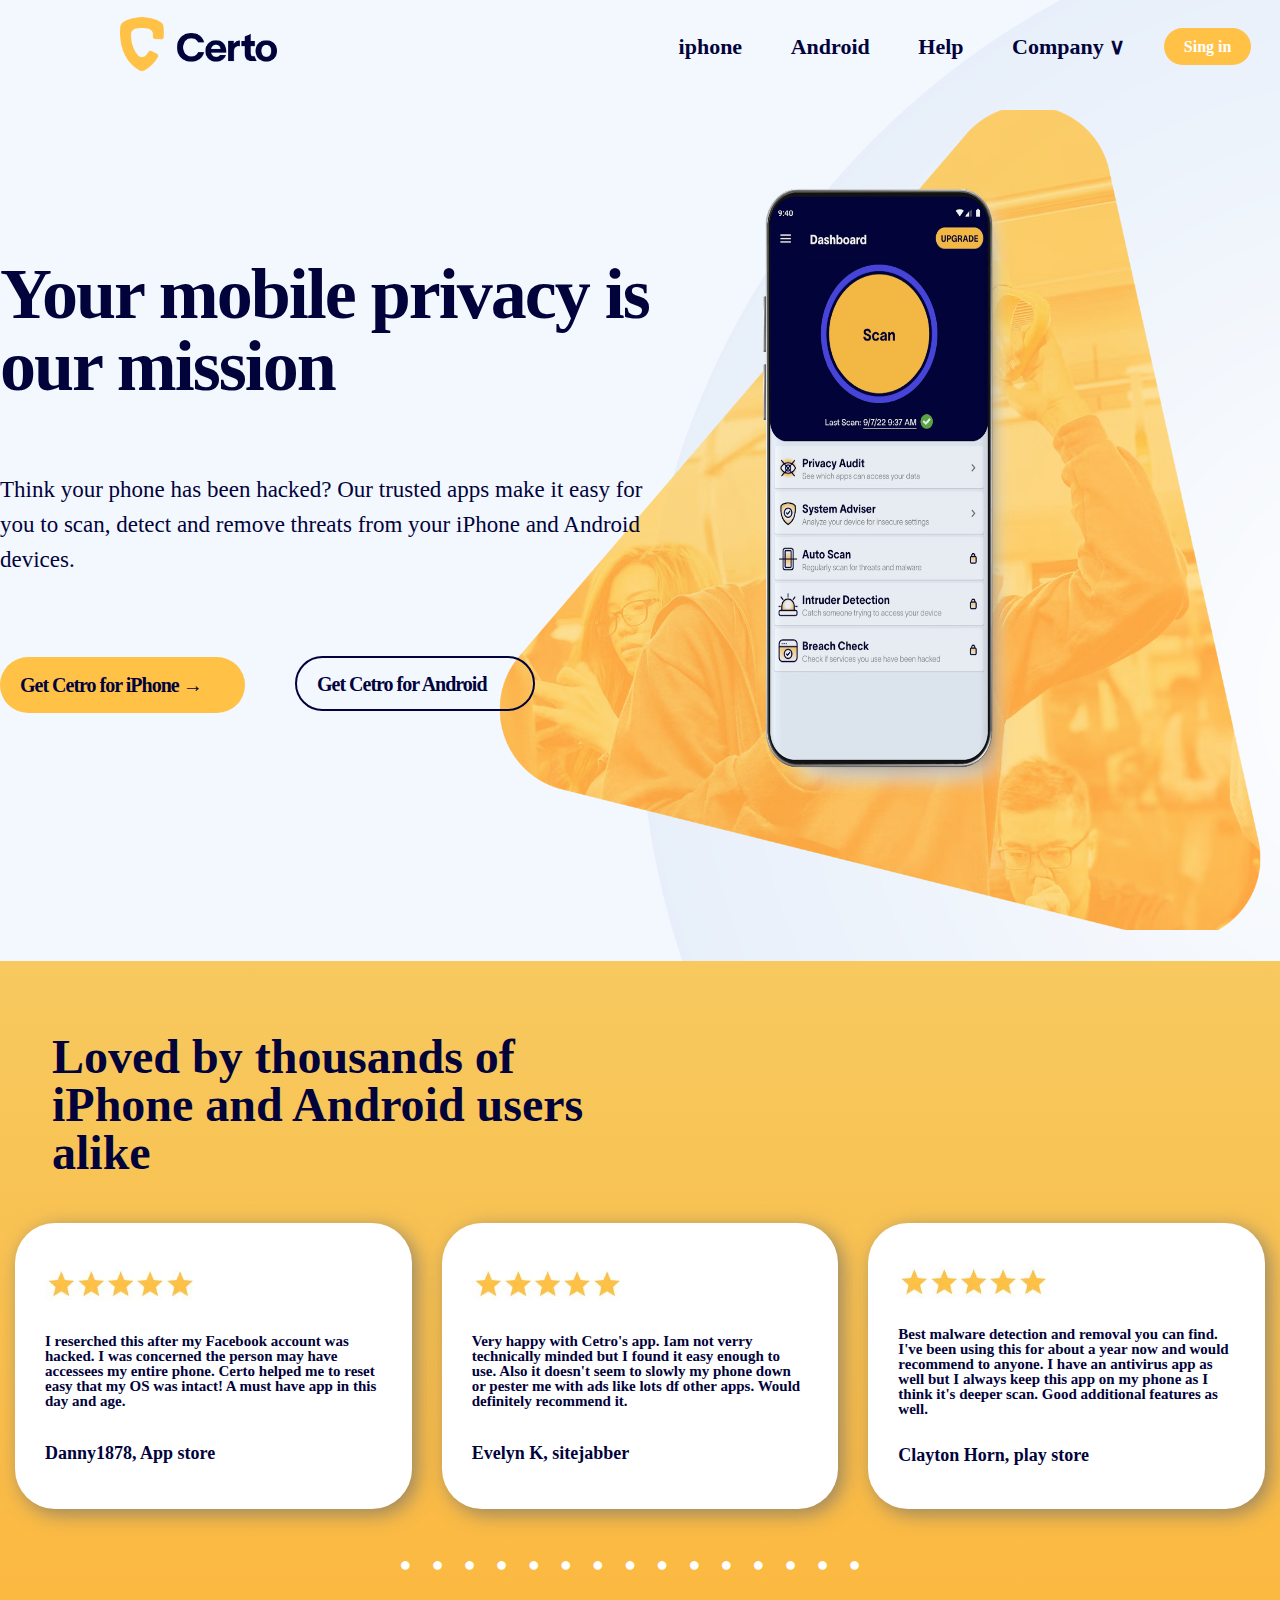
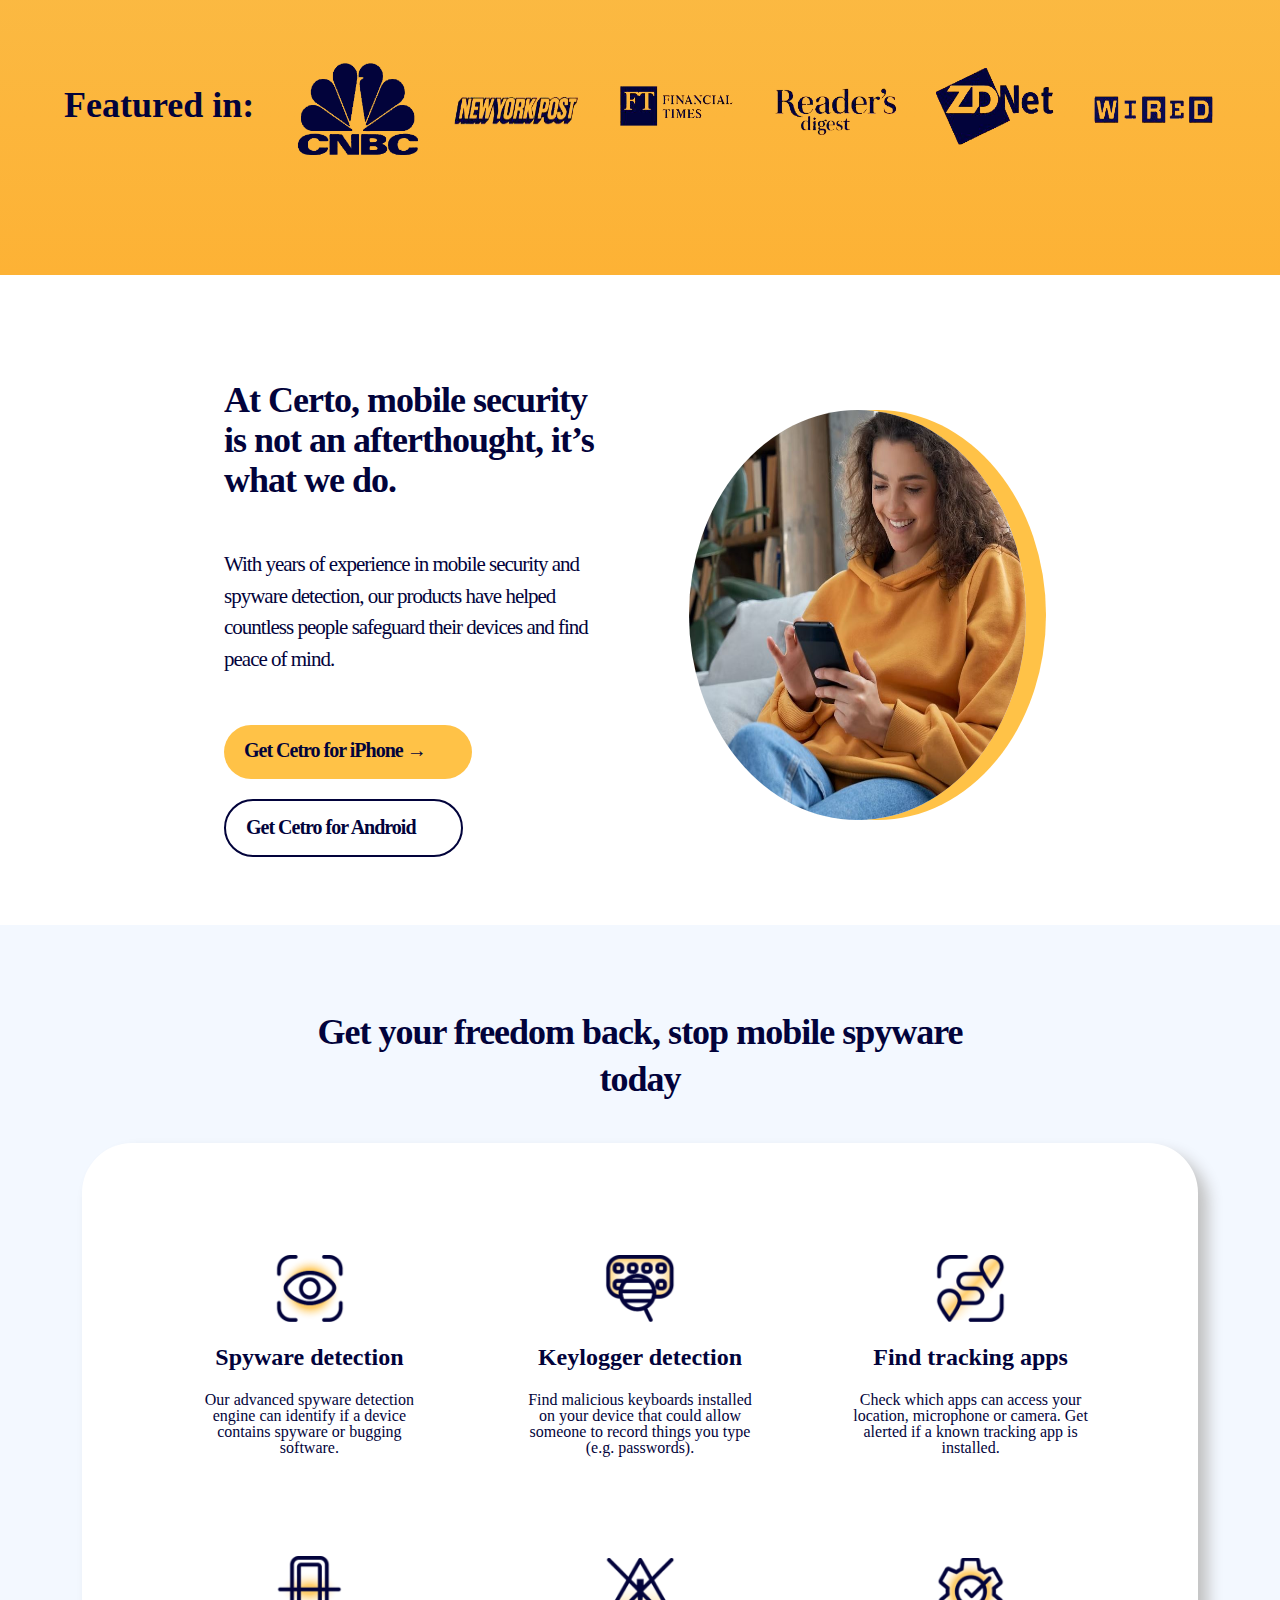
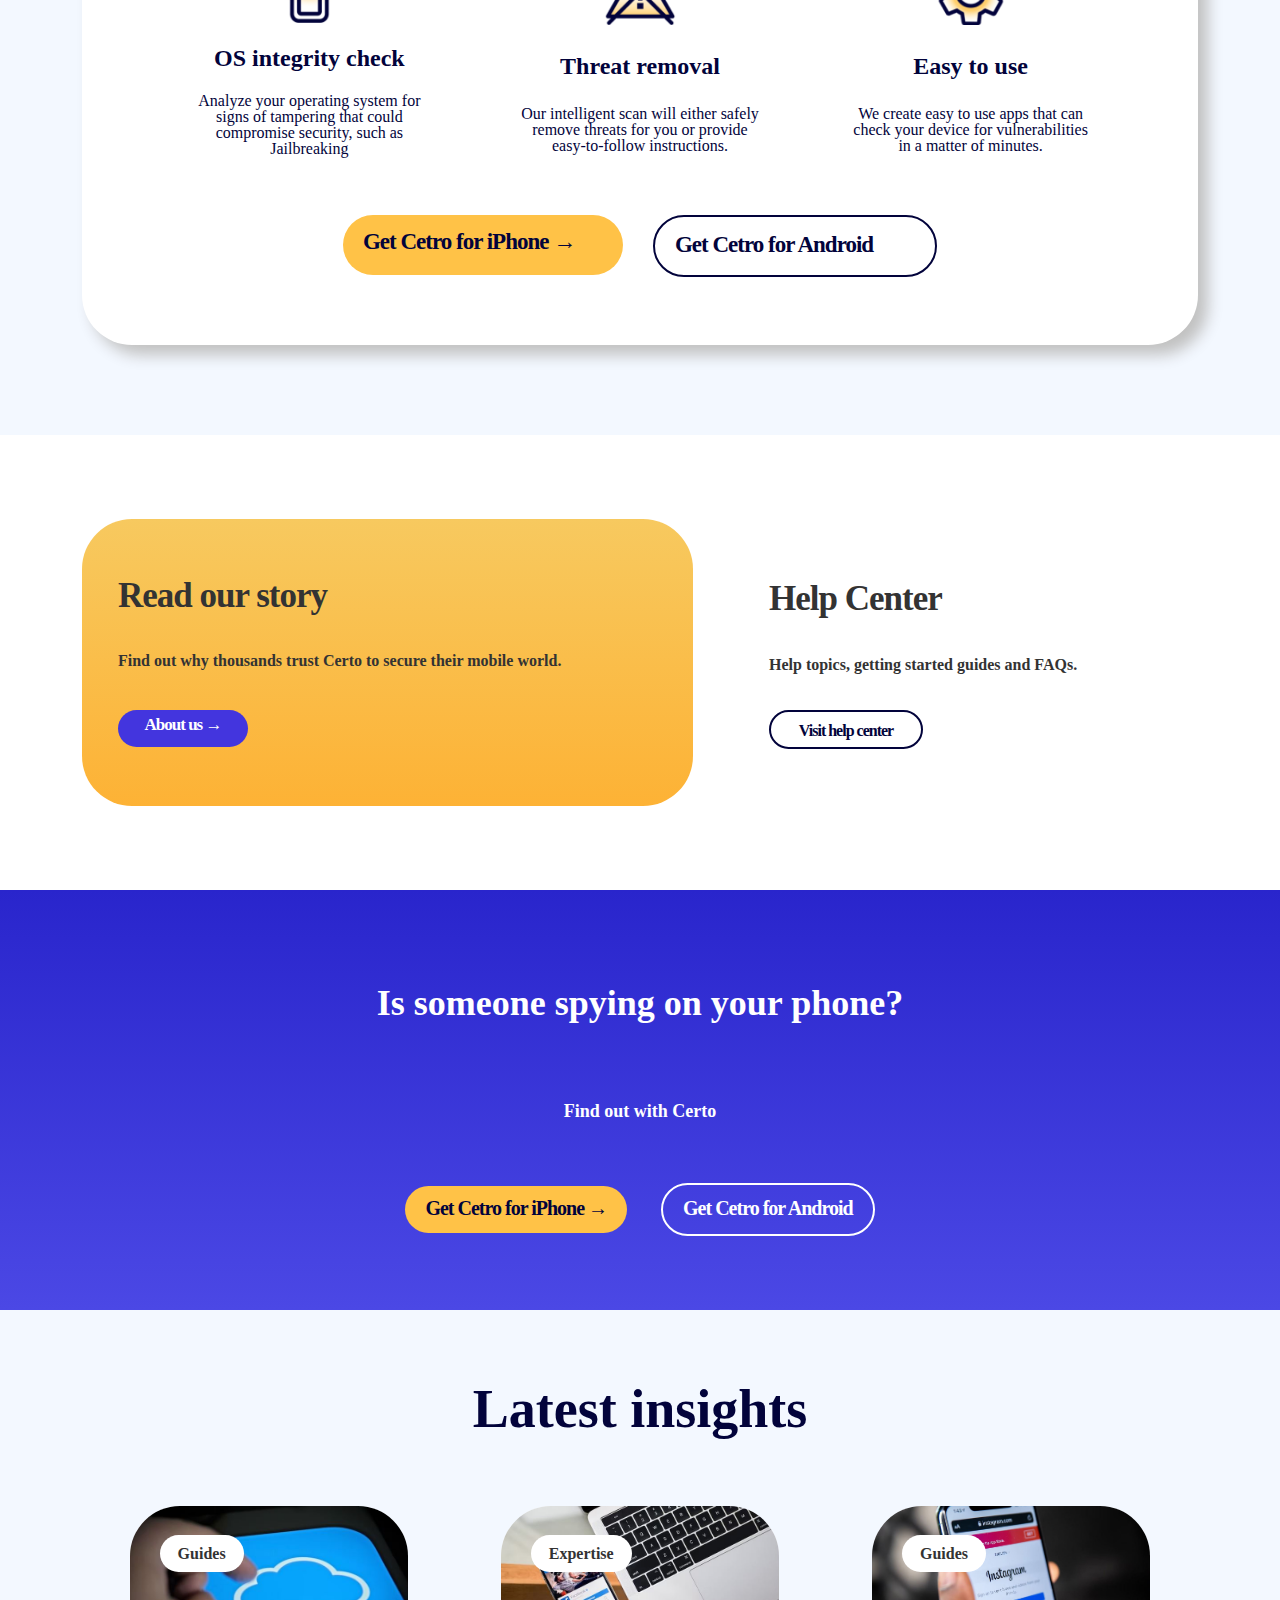
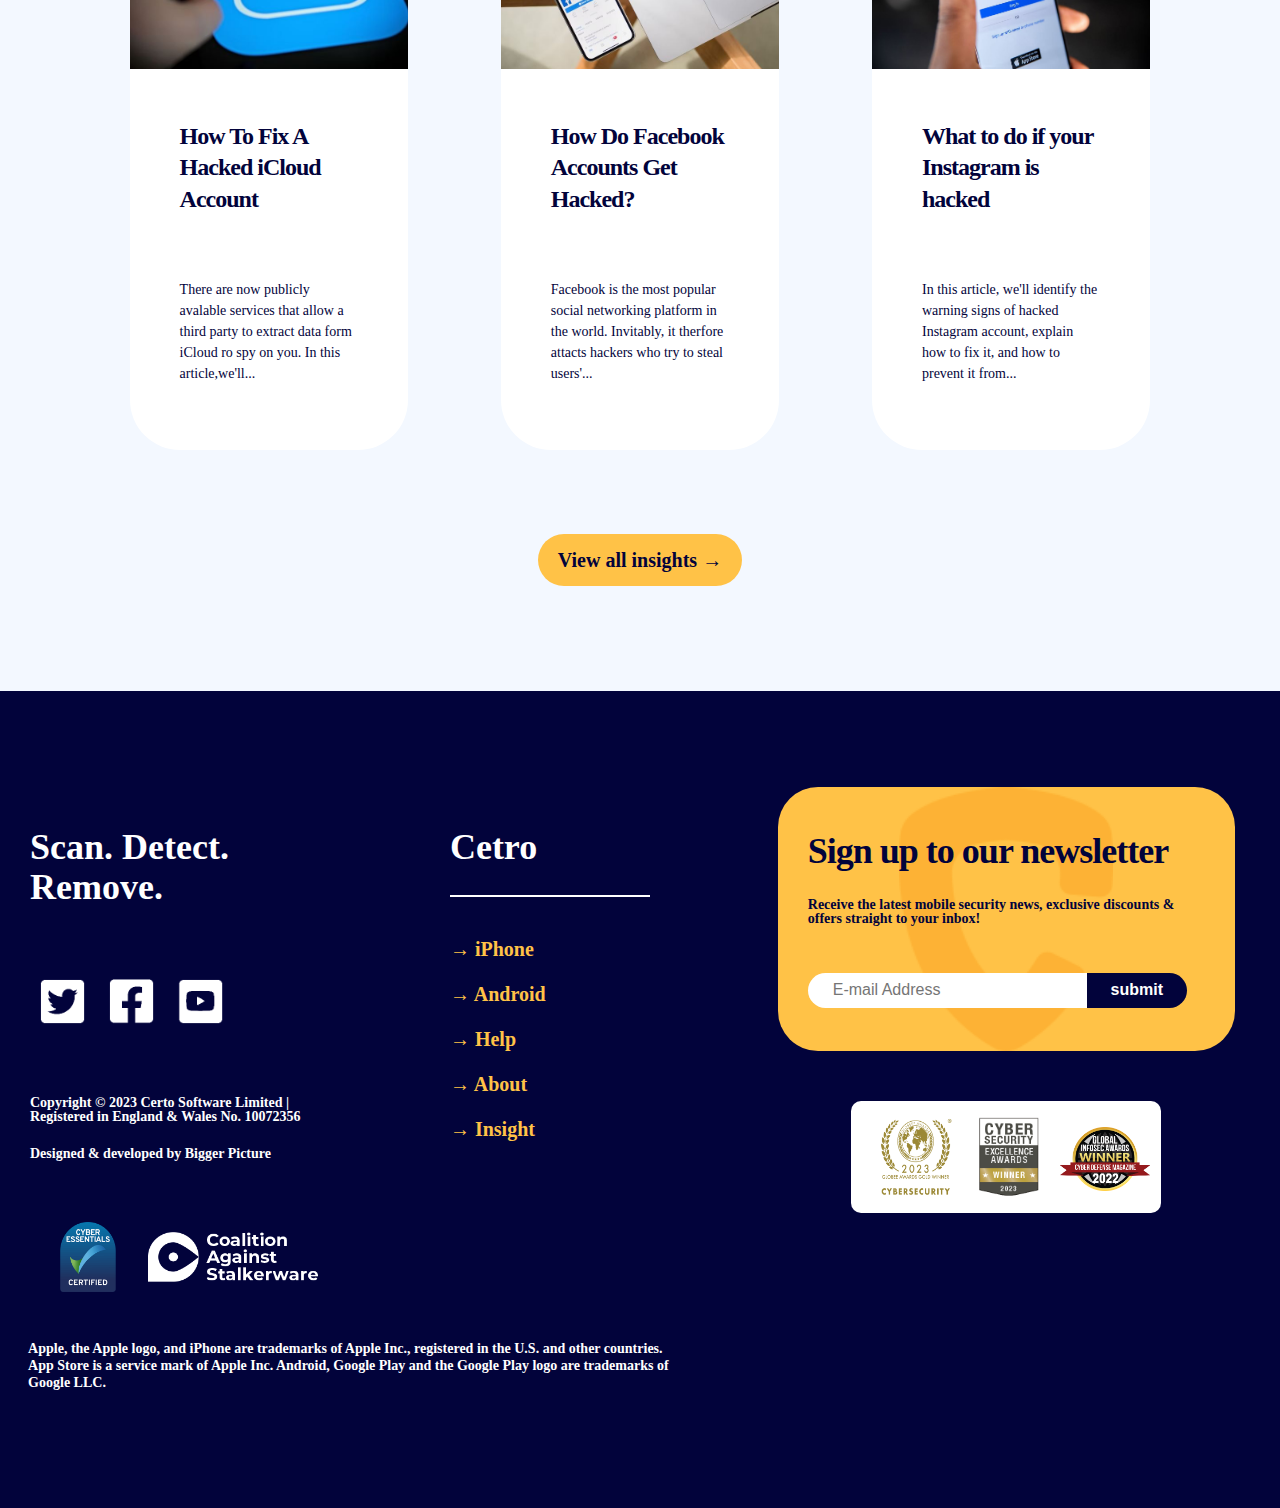
<file: index.html>
<!DOCTYPE html>
<html lang="en">

<head>
    <meta charset="UTF-8">
    <meta http-equiv="X-UA-Compatible" content="IE=edge">
    <meta name="viewport" content="width=device-width, initial-scale=1.0">
    <link href="css/reset.css" rel="stylesheet">
    <link href="css/common_footer_max_767.css" rel="stylesheet">
    <link href="css/common_footer_min_768.css" rel="stylesheet">
    <link href="css/common_header_max_1199.css" rel="stylesheet">
    <link href="css/common_min_1200.css" rel="stylesheet">
    <link href="css/main_max_767.css" rel="stylesheet">
    <link href="css/main_min_768.css" rel="stylesheet">
    <link href="css/main_min_900.css" rel="stylesheet">
    <link href="css/main_min_1044.css" rel="stylesheet">
    <link href="css/main_min_1060.css" rel="stylesheet">
    <link href="css/main_min_1085.css" rel="stylesheet">
    <link href="css/main_min_1200.css" rel="stylesheet">
    <link href="css/main_min_1300.css" rel="stylesheet">
    <link href="css/main_min_1400.css" rel="stylesheet">
    <link href="css/main_min_1500.css" rel="stylesheet">
    <link href="css/main_slider_min_991.css" rel="stylesheet">
    <link href="css/main_slider_min_1251.css" rel="stylesheet">
    <title>Cetro</title>
    <script src="https://ajax.aspnetcdn.com/ajax/jQuery/jquery-3.6.4.min.js"></script>
    <script src="js/nav.js"></script>
</head>

<body>
    <div id=wrap>
        <!------------------------------헤더----------------------------------->
        <header>
            <div class="navbar_mobile">
                <div class="logo">
                    <a href="sub.html"><img src="img/cetro_logo.png" alt="cetrologo"></a>
                </div>
                <img src="img/2line.png" alt="burgericon" class="navbar_burger">
            </div>

            <div class="navbar">
                <ul class="nav_ul">
                    <li><a href="sub.html">iphone</a></li>
                    <li><a href="sub.html">Android</a></li>
                    <li><a href="sub.html">Help</a></li>
                    <li><a href="sub.html">Company  <b>∨</b></a></li>
                    <li><a href="sub.html">Sing in</a></li>
                </ul>
            </div>
        </header>

        <!------------------------------슬라이더-------------------------------->
        <div id="slider">
            <div class="slider_box">
                <div class="slider_leftbox">
                    <h1>Your mobile privacy is our mission</h1>
                    <p>Think your phone has been hacked? Our trusted apps make it easy for you to scan, detect  and remove threats from your iPhone and Android devices.</p>
                    <div class="slider_button_box">
                        <a href="#"><span>Get Cetro for iPhone →</span></a>
                        <a href="#"><span>Get Cetro for Android</span></a>
                    </div>
                </div>

                <div class="slider_rightbox">
                    <img src="img/slider_phone.png" alt="phoneimg">
                    <div class="slider_t"></div>
                </div>
            </div>
        </div>





        <!------------------------------메인-------------------------------->
        <main>
            <!------------------1---------------------->
            <div class="content1">
                <div class="content1_top"><span>Loved by thousands of iPhone and Android users alike</span></div>
                <div class="content1_middle">
                    <div class="content1_box">
                        <img src="img/star.jpg">
                        <p>I reserched this after my Facebook account was hacked. I was concerned the person may have
                            accessees my entire phone. Certo helped me to reset easy that my OS was intact! A must have
                            app in this day and age.</p>
                        <p>Danny1878, App store</p>
                    </div>

                    <div class="content1_box">
                        <img src="img/star.jpg">
                        <p>Very happy with Cetro's app. Iam not verry technically minded but I found it easy enough to
                            use. Also it doesn't seem to slowly my phone down or pester me with ads like lots df other
                            apps. Would definitely recommend it.</p>
                        <p>Evelyn K, sitejabber</p>
                    </div>

                    <div class="content1_box">
                        <img src="img/star.jpg">
                        <p>Best malware detection and removal you can find. I've been using this for about a year now
                            and would recommend to anyone. I have an antivirus app as well but I always keep this app on
                            my phone as I think it's deeper scan. Good additional features as well.</p>
                        <p>Clayton Horn, play store</p>
                    </div>
                </div>

                <div class="swiper">
                    <span>●</span><span>●</span><span>●</span><span>●</span><span>●</span><span>●</span>
                    <span>●</span><span>●</span><span>●</span><span>●</span><span>●</span><span>●</span>
                    <span>●</span><span>●</span><span>●</span>
                </div>

                <div class="content1_bottom">
                    <span>Featured in:</span>
                    <div class="content1_bottom_logo">
                        <div class="bottom_logo_box">
                            <img src="img/content_1_bottom_logo1.png" alt="cnbclogo">
                        </div>
                        <div class="bottom_logo_box">
                            <img src="img/content_1_bottom_logo2.png" alt="newyorkpostlogo">
                        </div>
                        <div class="bottom_logo_box">
                            <img src="img/content_1_bottom_logo3.png" alt="ftlogo">
                        </div>
                        <div class="bottom_logo_box">
                            <img src="img/content_1_bottom_logo4.png" alt="rederslogo">
                        </div>
                        <div class="bottom_logo_box">
                            <img src="img/content_1_bottom_logo5.png" alt="zdnetlogo">
                        </div>
                        <div class="bottom_logo_box">
                            <img src="img/content_1_bottom_logo6.png" alt="wiredlogo">
                        </div>
                    </div>
                </div>
            </div>


            <!------------------2---------------------->
            <div class="content2">
                <div class="content2_box">
                    <div class="content2_left">
                        <h1>At Certo, mobile security is not an afterthought, it’s what we do.</h1>
                        <p>With years of experience in mobile security and spyware detection, our products have helped countless people safeguard their devices and find peace of mind.</p>
                        <div class="content2_buttonbox">
                            <a href="sub.html"><span>Get Cetro for iPhone →</span></a>
                            <a href="sub.html"><span>Get Cetro for Android</span></a>
                        </div>
                    </div>

                    <div class="content2_right">
                        <img src="img/content_2.jpg" alt="womensmiling">
                    </div>
                </div>
            </div>


            <!------------------3---------------------->
            <div class="content3">
                <div class="content3_center">
                    <h2>Get your freedom back, stop mobile spyware today</h2>
                    <div class="content3_box">
                        <div class="content3_innerbox">
                            <img src="img/content3_icon1.png" alt="icon">
                            <p>Spyware detection</p>
                            <p>Our advanced spyware detection engine can identify if a device contains spyware or bugging software.</p>
                        </div>

                        <div class="content3_innerbox">
                            <img src="img/content3_icon2.png" alt="icon">
                            <p>Keylogger detection</p>
                            <p>Find malicious keyboards installed on your device that could allow someone to record things you type (e.g. passwords).</p>
                        </div>

                        <div class="content3_innerbox">
                            <img src="img/content3_icon3.png" alt="icon">
                            <p>Find tracking apps</p>
                            <p>Check which apps can access your location, microphone or camera. Get alerted if a known tracking app is installed.</p>
                        </div>

                        <div class="content3_innerbox">
                            <img src="img/content3_icon4.png" alt="icon">
                            <p>OS integrity check</p>
                            <p>Analyze your operating system for signs of tampering that could compromise security, such as Jailbreaking</p>
                        </div>

                        <div class="content3_innerbox">
                            <img src="img/content3_icon5.png" alt="icon">
                            <p>Threat removal</p>
                            <p>Our intelligent scan will either safely remove threats for you or provide easy-to-follow instructions.</p>
                        </div>

                        <div class="content3_innerbox">
                            <img src="img/content3_icon6.png" alt="icon">
                            <p>Easy to use</p>
                            <p>We create easy to use apps that can check your device for vulnerabilities in a matter of minutes.</p>
                        </div>

                        <div class="content3_bottom">
                            <a href="sub.html"><span>Get Cetro for iPhone →</span></a>
                            <a href="sub.html"><span>Get Cetro for Android</span></a>
                        </div>
                    </div>
                </div>
            </div>


            <!------------------4---------------------->
            <div class="content4">
                <div class="content4_box">
                    <div class="content4_left">
                        <span>Read our story</span>
                        <p>Find out why thousands trust Certo to secure their mobile world.</p>
                        <a href="#"><span>About us →</span></a>
                    </div>
                    <div class="content4_right">
                        <p>Help Center</p>
                        <p>Help topics, getting started guides and FAQs.</p>
                        <a href="#"><span>Visit help center</span></a>
                    </div>
                </div>
            </div>


            <!------------------5---------------------->
            <div class="content5">
                <div class="content5_box">
                    <p>Is someone spying on your phone?</p>
                    <p>Find out with Certo</p>
                    <div class="content5_bottom">
                        <a href="#"><span>Get Cetro for iPhone →</span></a>
                        <a href="#"><span>Get Cetro for Android</span></a>
                    </div>
                </div>
            </div>


            <!------------------6---------------------->
            <div class="content6">
                <h1>Latest insights</h1>
                <div class="content6_center">

                    <div class="content6_box">
                        <div class="content6_box_top_1">
                            <span>Guides</span>
                        </div>
                        <div class="content6_box_bottom">
                            <p>How To Fix A Hacked iCloud Account</p>
                            <p>There are now publicly avalable services that allow a third party to extract data form iCloud ro spy on you. In this article,we'll...</p>
                        </div>
                    </div>

                    <div class="content6_box">
                        <div class="content6_box_top_2">
                            <span>Expertise</span>
                        </div>
                        <div class="content6_box_bottom">
                            <p>How Do Facebook Accounts Get Hacked?</p>
                            <p>Facebook is the most popular social networking platform in the world. Invitably, it therfore attacts hackers who try to steal users'...</p>
                        </div>
                    </div>

                    <div class="content6_box">
                        <div class="content6_box_top_3">
                            <span>Guides</span>
                        </div>
                        <div class="content6_box_bottom">
                            <p>What to do if your Instagram is hacked</p>
                            <p>In this article, we'll identify the warning signs of hacked Instagram account, explain how to fix it, and how to prevent it from...</p>
                        </div>
                    </div>
                </div>
                <a href="#"><span>View all insights →</span></a>
            </div>
        </main>



        <!------------------------------하단-------------------------------->
        <footer>
            <div class="footer_leftbox">
                <div class="footer_leftbox_top">
                    <div class="footer_leftbox_1">
                        <p>Scan. Detect. Remove.</p>
                        <div class="snsicon">
                            <img src="img/twitter.png" alt="twiter">
                            <img src="img/facebook.png" alt="facebook">
                            <img src="img/youtube.png" alt="youtube">
                        </div>
                        <p>Copyright © 2023 Certo Software Limited | Registered in England & Wales No. 10072356</p>
                        <p>Designed & developed by Bigger Picture</p>
                    </div>

                    <div class="footer_leftbox_2">
                        <p>Cetro</p>
                        <div class="footer_line"></div>
                        <ul>
                            <li><a href="#">→ iPhone</a></li>
                            <li><a href="#">→ Android</a></li>
                            <li><a href="#">→ Help</a></li>
                            <li><a href="#">→ About</a></li>
                            <li><a href="#">→ Insight</a></li>
                        </ul>
                    </div>
                </div>

                <div class="footer_leftbox_3">
                    <div class="footer_leftbox_3_top">
                        <img src="img/footer_img_1.png" alt="cyberessential">
                        <img src="img/footer_img_2.png" alt="stalkerware">
                    </div>
                    <p>Apple, the Apple logo, and iPhone are trademarks of Apple Inc., registered in the U.S. and other countries. App Store is a service mark of Apple Inc. Android, Google Play and the Google Play logo are trademarks of Google LLC.</p>
                </div>
            </div>


            <div class="footer_rightbox">
                <div class="footer_rightbox_1">
                    <p>Sign up to our newsletter</p>
                    <p>Receive the latest mobile security news, exclusive discounts & offers straight to your inbox!</p>
                    <form>
                        <input type="text" placeholder="E-mail Address" onfocus="this.placeholder=''" onblur="this.placeholder='E-mail Address'">
                        <input type="submit" value="submit">
                    </form>
                </div>
                <div class="footer_rightbox_2">
                    <div class="footer_rightbox_2_box">
                        <img src="img/footer_img_3.png" alt="logo">
                    </div>
                    <div class="footer_rightbox_2_box">
                        <img src="img/footer_img_4.png" alt="logo">
                    </div>
                    <div class="footer_rightbox_2_box">
                        <img src="img/footer_img_5.png" alt="logo">
                    </div>
                </div>
            </div>
        </footer>
    </div>

</body>

</html>
</file>
<file: css/common_footer_max_767.css>
@charset "utf-8";

@media(max-width:767px){
    /*푸터공통*/
    .footer_leftbox {display:flex; flex-flow:column nowrap; align-items:center; justify-content:space-around;}
    .footer_leftbox_1 {padding:0 20px 0 0; color:#fff; display:flex; flex-flow:column wrap; justify-content:space-around;}
    .footer_leftbox_1 p:first-child {font-weight:bold; line-height:40px;}
    .snsicon {width:100%; height:45px;} 
    .snsicon img {width:45px; height:45px; margin:0 10px;}
    .footer_leftbox_2 {flex-flow:column wrap; justify-content:center;}
    .footer_leftbox_2 p {font-size:36px; font-weight:bold; color:#fff;}
    .footer_line {width:200px; height:2px; margin:30px 0; background-color:#fff;}
    .footer_leftbox_3 {display:flex; flex-direction:column;}
    .footer_leftbox_3_top { display:flex; align-items:center;}
    .footer_rightbox_1 {background-color:#ffc247; background-image:url("../img/footer_rightbox_1_background.png"); background-repeat:no-repeat; background-position:center; background-size:contain; border-radius:40px; padding:30px; display:flex; flex-flow:column wrap; justify-content:space-around;}
    .footer_rightbox_1 p:first-child {font-weight:bold; color:#02033b; letter-spacing:-1px; line-height:40px;}
    .footer_rightbox_1 p:nth-child(2) {font-weight:600; color:#02033b;}
    .footer_rightbox_1 input {position:relative; display:inline-block; box-sizing:border-box; margin:20px 0 0 0;}
    .footer_rightbox_1 input[type="text"] {background-color:#fff; border:none; outline:none; padding:0 25px; border-radius:21px 0 0 21px; font-size:16px;}
    .footer_rightbox_1 input[type="submit"] {position:relative; left:-5px;  border:none; cursor:pointer; background-color:#02033b; color:#fff; border-radius:0 21px 21px 0; font-size:16px; font-weight:bold;}
    .footer_rightbox_2 { padding:10px; background-color:#fff; border-radius:10px; display:flex; flex-flow:row wrap; align-items:center; justify-content:space-evenly;}
    .footer_rightbox_2_box {width:75px; height:80px;}
    .footer_rightbox_2_box img {width:100%; height:100%;}

    footer {width:100%; height:1400px; background-color:#02033b; display:flex; flex-flow:column nowrap; justify-content:center; align-items:center;}
/*  왼쪽  */
/*   1   */
    .footer_leftbox {width:80%; height:60%;}
    .footer_leftbox_top {width:100%; height:75%; display:flex; flex-flow:column nowrap; align-items:center; justify-content:space-between;}
    .footer_leftbox_1 {width:85%; height:43%;}
    .footer_leftbox_1 p:first-child {font-size:28px;}
    .footer_leftbox_1 p:nth-child(3) {font-size:12px; font-weight:bold;}
    .footer_leftbox_1 p:nth-child(4) {font-size:12px; font-weight:bold; margin:-30px 0 0 0;}
/*   2   */
    .footer_leftbox_2 {width:70%; height:57%; display:flex;}
    .footer_leftbox_2 ul li a {font-size:20px; font-weight:bold; color:#FFC247; line-height:45px;}
/*   3   */
    .footer_leftbox_3 {width:80%; height:20%;}
    .footer_leftbox_3_top {width:100%; height:40%;}
    .footer_leftbox_3_top img:first-child {width:38%; height:80%;}
    .footer_leftbox_3_top img:nth-child(2) {width:50%; height:65%;}
    .footer_leftbox_3 p {font-size:14px; line-height:1.2; color:#fff; }

/***오른쪽***/
    .footer_rightbox {width:85%; height:30%; display:flex; flex-flow:column nowrap; justify-content:baseline; align-items:center;}
    .footer_rightbox_1 {width:85%; height:40%;}
    .footer_rightbox_1 p:first-child {font-size:24px;}
    .footer_rightbox_1 p:nth-child(2) {font-size:14px;}
    .footer_rightbox_1 input[type="text"] {background-color:#fff; width:65%; height:80%;}
    .footer_rightbox_1 input[type="submit"] {width:25%; height:80%;}
    .footer_rightbox_2 {width:290px; height:92px; margin:50px 0 0 0;}
    .footer_rightbox_2_box:nth-child(2) img {width:80%; height:100%; margin:0 0 0 10px;}
    .footer_rightbox_2_box:last-child img {width:120%; height:80%; margin:10px 0 0 0;}
}
</file>
<file: css/common_footer_min_768.css>
@charset "utf-8";

@media(min-width:768px){
/*푸터공통*/
.footer_leftbox {display:flex; flex-flow:column nowrap; align-items:center; justify-content:space-around;}
.footer_leftbox_1 {padding:0 20px 0 0; color:#fff; display:flex; flex-flow:column wrap; justify-content:space-around;}
.footer_leftbox_1 p:first-child {font-weight:bold; line-height:40px;}
.snsicon {width:100%; height:45px;} 
.snsicon img {width:45px; height:45px; margin:0 10px;}
.footer_leftbox_2 {flex-flow:column wrap; justify-content:center;}
.footer_leftbox_2 p {font-size:36px; font-weight:bold; color:#fff;}
.footer_line {width:200px; height:2px; margin:30px 0; background-color:#fff;}
.footer_leftbox_3 {display:flex; flex-direction:column;}
.footer_leftbox_3_top { display:flex; align-items:center;}
.footer_rightbox_1 {background-color:#ffc247; background-image:url("../img/footer_rightbox_1_background.png"); background-repeat:no-repeat; background-position:center; background-size:contain; border-radius:40px; padding:30px; display:flex; flex-flow:column wrap; justify-content:space-around;}
.footer_rightbox_1 p:first-child {font-weight:bold; color:#02033b; letter-spacing:-1px; line-height:40px;}
.footer_rightbox_1 p:nth-child(2) {font-weight:600; color:#02033b;}
.footer_rightbox_1 input {position:relative; display:inline-block; box-sizing:border-box; margin:20px 0 0 0;}
.footer_rightbox_1 input[type="text"] {background-color:#fff; border:none; outline:none; padding:0 25px; border-radius:21px 0 0 21px; font-size:16px;}
.footer_rightbox_1 input[type="submit"] {position:relative; left:-5px;  border:none; cursor:pointer; background-color:#02033b; color:#fff; border-radius:0 21px 21px 0; font-size:16px; font-weight:bold;}
.footer_rightbox_2 { padding:10px; background-color:#fff; border-radius:10px; display:flex; flex-flow:row wrap; align-items:center; justify-content:space-evenly;}
.footer_rightbox_2_box {width:75px; height:80px;}
.footer_rightbox_2_box img {width:100%; height:100%;}

footer {width:100%; height:900px; background-color:#02033b; display:flex; flex-flow:column nowrap; justify-content:center; align-items:center;}
/*  왼쪽  */
/*   1   */
    .footer_leftbox {width:80%; height:50%;}
    .footer_leftbox_top {width:100%; height:80%; display:flex; flex-flow:row nowrap; align-items:baseline;}
    .footer_leftbox_1 {width:60%; height:80%;}
    .footer_leftbox_1 p:first-child {font-size:28px;}
    .footer_leftbox_1 p:nth-child(3) {font-size:12px; font-weight:bold;}
    .footer_leftbox_1 p:nth-child(4) {font-size:12px; font-weight:bold; margin:-30px 0 0 0;}
/*   2   */
    .footer_leftbox_2 {width:40%; height:100%; display:flex;}
    .footer_leftbox_2 ul li a {font-size:20px; font-weight:bold; color:#FFC247; line-height:45px;}
/*   3   */
    .footer_leftbox_3 {width:50%; height:30%; margin:-100px 0 0 -400px; justify-content:space-around;}
    .footer_leftbox_3_top {width:70%; height:40%;}
    .footer_leftbox_3_top img:first-child {width:30%; height:90%;}
    .footer_leftbox_3_top img:nth-child(2) {width:40%; height:70%;}
    .footer_leftbox_3 p {font-size:12px; line-height:1.2; color:#fff; }
/*  오른쪽  */
    .footer_rightbox {width:80%; height:35%; display:flex; flex-flow:row nowrap; justify-content:flex-start;}
    .footer_rightbox_1 {width:40%; height:80%;}
    .footer_rightbox_1 p:first-child {font-size:30px;}
    .footer_rightbox_1 p:nth-child(2) {font-size:16px;}
    .footer_rightbox_1 input[type="text"] {width:65%; height:90%;}
    .footer_rightbox_1 input[type="submit"] {width:25%; height:90%;}
    .footer_rightbox_2 {width:290px; height:92px; margin:20px 0 0 50px;}
    .footer_rightbox_2_box:nth-child(2) img {width:80%; height:100%; margin:0 0 0 10px;}
    .footer_rightbox_2_box:last-child img {width:120%; height:80%; margin:10px 0 0 0;}
}
</file>
<file: css/common_header_max_1199.css>
@charset "utf-8";

@media (max-width:1199px){
header { position:absolute; top:0; left:0; width:100%;}
.nav_ul li a {text-decoration:none; color:#000; font-size:20px; font-weight:700; line-height:50px; padding:15px;}
.navbar_burger {width:50px; height:50px;}
.navbutton {width:100px; height:100%; color:#fff; font-size:16px; font-weight:800; background-color:rgb(59, 51, 211); border:0; border-radius:40px; margin:0 120px 0 60px;}

.navbar_mobile {width:100%; height:40px; padding:20px 0; background-color:#e7effa; display:flex; justify-content:space-between; align-items:center;}
.logo {margin:0 0 0 36px;}
.logo img {width:128px; height:44x;}
.navbar {display:none; }
.navbar_burger {display:block; cursor:pointer; margin:0 36px 0 0;}
.nav_ul {padding:30px; flex-direction:column; background-color:#e7effa}
.nav_ul li {margin:12px 0;}
.nav_ul li:last-child a{display:none;}
.nav_ul li a:hover {color: #ffc247;}
}
</file>
<file: css/common_min_1200.css>
@charset "utf-8";

@media (min-width:1200px){
    /*헤더공통*/
    header { position:absolute; top:0; left:0; width:100%;}
    .nav_ul li a {text-decoration:none; color:#02033b; font-size:22px; font-weight:700; line-height:38px; padding:0 10px;}
    .navbar_burger {width:50px; height:50px;}
    .navbutton {width:100px; height:100%; color:#fff; font-size:16px; font-weight:800; background-color:#ffc247; border:0; border-radius:40px; margin:0;}
    .navbutton:hover {cursor: pointer;}

    /*헤더*/
    header {width:100%; height:40px; padding:24px 0px; background-color:transparent; display:flex; justify-content:space-between; align-items:center; z-index:2;}
    .logo {margin:0 0 0 120px;}
    .logo img {width:157px; height:54x;}
    .navbar_burger {display:none;}
    .navbar {width:50%; height:80%; display:flex; flex-flow:row nowrap; justify-content:flex-end;}
    .nav_ul {width:100%; height:100%; display:flex; justify-content:space-evenly;}
    .nav_ul li:last-child a{color:#fff; font-size:16px; font-weight:800; background-color:#ffc247; border:0; border-radius:40px; padding:10px 20px;}
    .nav_ul li:last-child a:hover {color:#584cff;}
    .nav_ul li a:hover {color:#ffc247}

    /*푸터공통*/
    .footer_leftbox {display:flex; flex-flow:column nowrap; align-items:center; justify-content:space-around;}
    .footer_leftbox_1 {padding:0 20px 0 0; color:#fff; display:flex; flex-flow:column wrap; justify-content:space-around;}
    .footer_leftbox_1 p:first-child {font-weight:bold; line-height:40px;}
    .snsicon {width:100%; height:45px;} 
    .snsicon img {width:45px; height:45px; margin:0 10px;}
    .footer_leftbox_2 {flex-flow:column wrap; justify-content:center;}
    .footer_leftbox_2 p {font-size:36px; font-weight:bold; color:#fff;}
    .footer_line {width:200px; height:2px; margin:30px 0; background-color:#fff;}
    .footer_leftbox_3 {display:flex; flex-direction:column;}
    .footer_leftbox_3_top { display:flex; align-items:center;}
    .footer_rightbox_1 {background-color:#ffc247; background-image:url("../img/footer_rightbox_1_background.png"); background-repeat:no-repeat; background-position:center; background-size:contain; border-radius:40px; padding:30px; display:flex; flex-flow:column wrap; justify-content:space-around;}
    .footer_rightbox_1 p:first-child {font-weight:bold; color:#02033b; letter-spacing:-1px; line-height:40px;}
    .footer_rightbox_1 p:nth-child(2) {font-weight:600; color:#02033b;}
    .footer_rightbox_1 input {position:relative; display:inline-block; box-sizing:border-box; margin:20px 0 0 0;}
    .footer_rightbox_1 input[type="text"] {background-color:#fff; border:none; outline:none; padding:0 25px; border-radius:21px 0 0 21px; font-size:16px;}
    .footer_rightbox_1 input[type="submit"] {position:relative; left:-5px;  border:none; cursor:pointer; background-color:#02033b; color:#fff; border-radius:0 21px 21px 0; font-size:16px; font-weight:bold;}
    .footer_rightbox_2 { padding:10px; background-color:#fff; border-radius:10px; display:flex; flex-flow:row wrap; align-items:center; justify-content:space-evenly;}
    .footer_rightbox_2_box {width:75px; height:80px;}
    .footer_rightbox_2_box img {width:100%; height:100%;}

    /*푸터*/
    footer {width:100%; height:625px; padding:96px 0; background-color:#02033b; display:flex; flex-flow:row nowrap; justify-content:center;}
    /*  왼쪽  */
    /*   1   */
    .footer_leftbox {width:770px; height:625px; padding:0 0 0 30px;}
    .footer_leftbox_top {width:100%; height:65%; display:flex; flex-flow:row nowrap;}
    .footer_leftbox_1 {width:47%; height:100%; padding:0 20px 0 0; color:#fff; display:flex; flex-flow:column wrap; justify-content:space-around;}
    .footer_leftbox_1 p:first-child {font-size:36px;}
    .footer_leftbox_1 p:nth-child(3) {font-size:14px; font-weight:bold;}
    .footer_leftbox_1 p:nth-child(4) {font-size:14px; font-weight:bold; margin:-50px 0 0 0;}
    /*   2   */
    .footer_leftbox_2 {width:26%; height:100%; padding:0 100px;}
    .footer_leftbox_2 ul li a {font-size:20px; font-weight:bold; color:#FFC247; line-height:45px;}
    /*   3   */
    .footer_leftbox_3 {width:92%; height:35%; padding:0 60px 0 0; margin:0; justify-content:space-around;}
    .footer_leftbox_3_top {width:100%; height:40%;}
    .footer_leftbox_3_top img:first-child {width:120px; height:70px;}
    .footer_leftbox_3_top img:nth-child(2) {width:170px; height:50px;}
    .footer_leftbox_3 p {font-size:14px; font-weight:bold; color:#fff;}
    /*  오른쪽  */
    .footer_rightbox {width:600px; height:625px; display:flex; flex-flow:column nowrap; justify-content:baseline; align-items:center;}
    .footer_rightbox_1 {width:397px; height:204px;}
    .footer_rightbox_1 p:first-child {font-size:36px;}
    .footer_rightbox_1 p:nth-child(2) {font-size:14px;}
    .footer_rightbox_1 input[type="text"] {width:280px; height:35px;}
    .footer_rightbox_1 input[type="submit"] {width:100px; height:35px;}
    .footer_rightbox_2 {width:290px; height:92px; margin:50px 0 0 0;}
    .footer_rightbox_2_box:nth-child(2) img {width:80%; height:100%; margin:0 0 0 10px;}
    .footer_rightbox_2_box:last-child img {width:120%; height:80%; margin:10px 0 0 0;}

}
</file>
<file: css/main_max_767.css>
@charset "utf-8";

@media (max-width:767px){
* {margin:0; padding:0;}
#wrap {width:100%; height:auto; margin:0 auto; background-color:#eee; font-family:'Segoe UI';}
ul,ol,li {list-style:none; margin:0; padding:0;}
a {text-decoration:none;}

#slider {margin:0 auto; background-color:#f3f8ff; display:flex; justify-content:center; align-items:center;}
.slider_box {display:flex; justify-content:space-between;}
.slider_leftbox {display:flex; flex-flow:column wrap;}
.slider_leftbox p {font-weight:500; line-height:25px; color:#02033b;}
.slider_leftbox h1 {color:#02033b; letter-spacing:-2px;}
.slider_button_box {display:flex; flex-flow:column wrap; justify-content:center; align-items:flex-start;}
.slider_leftbox a:first-child {background-color:#FFC247; padding:18px 20px; margin:0 50px 0 0; border-radius:40px; border:0; color:#02033b;}
.slider_leftbox a:last-child {background-color:transparent; margin:20px 0 0 0; padding:16px 20px; border-radius:40px; border:2px solid#02033b; color:#02033b;}
.slider_leftbox a:last-child:hover {color:#584cff; border:2px solid #584cff;}
.slider_leftbox a span {font-size:20px; font-weight:bold; letter-spacing:-1px;}

#slider {width:100%; height:600px;  padding:170px 0 30px 0;}
.slider_box {width:400px; height:500px;}
.slider_leftbox {width:100%; height:100%;}
.slider_leftbox h1 {font-size:42px;}
.slider_leftbox p {font-size:18px; margin:30px 0 40px 0;}
.slider_button_box {width:100%; height:30%;}
.slider_leftbox a:first-child {width:164px; height:18px;}
.slider_leftbox a:last-child {width:148px; height:16px;}
.slider_leftbox a span {font-size:16px;}
.slider_rightbox {display:none;}

/*************                 MAIN                 *************/
/***   1   ***/
.content1 {width:100%; height:1400px; padding:30px 0 0 0; display:flex; flex-flow:column wrap; justify-content:space-around; align-content:center; background:transparent linear-gradient(180deg, #F7C95F 0%, #FDB235 100%) 0% 0% no-repeat padding-box;} 
.content1_top {width:80%; height:8%; letter-spacing:-1px; margin:0 0 0 50px;}
.content1_top span {font-size:30px; font-weight:bold; line-height:1.4; color:#02033b;}

.content1_middle {width:100%; height:70%; display:flex; flex-direction:column; align-items:center; justify-content:space-around;}
.content1_box {width:80%; height:25%; padding:15px 20px; background-color:#fff; border-radius:20px; margin:0 15px; display: flex; flex-flow:column nowrap; justify-content:space-around; align-items:flex-start; box-shadow:5px 5px 20px rgb(109, 109, 109, 0.7);}
.content1_box img {width:150px; height:30px;}
.content1_box p:nth-child(2) {font-size:15px; line-height:20px; color:#02033b;}
.content1_box p:last-child {font-size:16px; font-weight:bold; color:#02033b;}

.swiper {display: none;}

.content1_bottom {width:100%; height:8%; display:flex; flex-flow:column wrap; justify-content:space-between; align-items:flex-start; margin:50px 0 0 0;}
.content1_bottom span {width:30%; font-size:25px; font-weight:bold; margin:0 0 0 30px; letter-spacing:-1px; color:#02033b;}
.content1_bottom_logo {width:100%; height:80px; display:flex; flex-flow:row nowrap; justify-content:space-evenly;}
.bottom_logo_box {width:14%; height:100%;}
.bottom_logo_box img {width:100%; height:80%; margin:10px 0 0 0;}
.content1_bottom_logo div:nth-child(2) img {width:100%; height:40%; margin:30px 0 0 0;}
.content1_bottom_logo div:nth-child(3) img {width:100%; height:45%; margin:25px 0 0 0;}
.content1_bottom_logo div:nth-child(4) img {width:100%; height:45%; margin:25px 0 0 0;}
.content1_bottom_logo div:nth-child(5) img {width:100%; height:75%; margin:15px 0 0 0;}
.content1_bottom_logo div:nth-child(6) img {width:100%; height:40%; margin:30px 0 0 0;}

/***   2   ***/
.content2 {width:100%; height:1000px; background-color:#fff; display:flex; justify-content:center; align-items:center;}
.content2_box {width:98%; height:95%; padding:0 15px; display:flex; flex-flow:column nowrap; align-items:center;}
.content2_left {width:90%; height:45%; padding:0 20px; display:flex; flex-flow:column wrap; justify-content:space-between;}
.content2_left h1 {font-size:30px; color:#02033b; margin:10px 0 0 0; line-height:40px; letter-spacing:-1px;}
.content2_left p {font-size:18px; font-weight:600; margin:10px 0 10px 0; line-height:1.3; letter-spacing:-1px;}

.content2_buttonbox {width:100%; height:30%; margin:10px 0 0 0; display:flex; flex-flow:column nowrap;}
.content2_left a:first-child {width:168px; height:18px; background-color:#FFC247; padding:15px 20px; margin:0 0 20px 0; border-radius:40px; border:0; color:#02033b;}
.content2_left a:last-child {width:160px; height:16px; background-color:transparent; padding:16px 20px; border-radius:40px; border:2px solid#02033b; color:#02033b;}
.content2_left a:last-child:hover {color:#584cff; border:2px solid #584cff;}
.content2_left a span {font-size:16px; font-weight:bold; letter-spacing:-1px;}

.content2_right {width:80%; height:40%; border-radius:50%; box-shadow:20px 0px 0 #FFC247; overflow:hidden; margin:40px 0 0 0;}
.content2_right img {width:100%; height:100%;}

/***   3   ***/
.content3 {width:100%; height:auto; padding:70px 0; background-color:#f3f8ff; display:flex;   flex-flow:row wrap; justify-content:center; align-items:center;}
.content3_center {width:95%; height:75%; display:flex; flex-flow:column wrap; align-items:center;}
.content3_center h2 {font-size:30px; font-weight:900; color:#02033b; padding:0 10px; text-align:center; margin:0 0 50px 0; letter-spacing:-1px;}
    
.content3_box {width:85%; height:80%; padding:20px; background-color:#fff; border-radius:50px; box-shadow:10px 10px 15px #c1c1c1; display:flex; flex-flow:column nowrap; justify-content:center; align-content:center;}
.content3_innerbox {width:90%; height:150px; margin:2%; display:flex; flex-flow:column wrap; justify-content:space-around; align-items:center; padding:10px 20px; text-align:center;}
.content3_innerbox img {width:20%; height:40%;}
.content3_innerbox p:nth-child(2) {font-size:18px; font-weight:bold; color:#02033b;}
.content3_innerbox p:nth-child(3) {font-size:14px; text-align:center; color:#02033b; line-height:1.3;}
    
.content3_bottom {width:80%; height:140px; margin:10px 0 0 45px; display:flex; flex-direction:column; align-items:center;}
.content3_bottom a:first-child {width:160px; height:20px; background-color:#FFC247; padding:15px 20px; border-radius:40px; border:0; color:#02033b;}
.content3_bottom a:last-child {width:150px; height:18px; background-color:transparent; padding:16px 20px; margin:15px 0 0 0; border-radius:40px; border:2px solid#02033b; color:#02033b;}
.content3_bottom a:last-child:hover {color:#584cff; border:2px solid #584cff;}
.content3_bottom a span {font-size:16px; font-weight:bold; letter-spacing:-1px;}

/***   4   ***/
.content4 {width:100%; height:480px; padding:40px 0; background-color:#fff; display:flex; justify-content:space-evenly; align-items:center;}
.content4_box {width:98%; height:99%; display:flex; flex-flow:column nowrap; justify-content:space-between; align-items:center;} 
.content4_left {width:80%; height:30%; padding:40px 36px; background: transparent linear-gradient(180deg, #F7C95F 0%, #FDB235 100%) 0% 0% no-repeat padding-box; border-radius:30px; display:flex; justify-content:space-around; flex-flow:column wrap;}
.content4_left span:first-child {font-size:24px; font-weight:bold; letter-spacing:-1px; color:#02033b;}
.content4_left p {font-size:14px; font-weight:700; color:#02033b;}
.content4_left a {width:80px; height:23px; background-color:#4335de; padding:9px 15px; border-radius:40px; border:0; color:#02033b; text-align:center;}
.content4 a span:first-child {font-size:14px; font-weight:bold; color:#fff; letter-spacing:-1px;}

.content4_right {width:80%; height:30%; padding:40px 36px; display:flex; flex-flow:column wrap; justify-content:space-around;}
.content4_right p:first-child {font-size:24px; font-weight:bold; letter-spacing:-1px; color:#02033b;} 
.content4_right:last-child {font-size:14px; font-weight:700; color:#02033b;}
.content4_right a {width:100px; height:21px; background-color:transparent; padding:12px 15px 8px 15px; border-radius:40px; border:2px solid#02033b; text-align:center;}
.content4_right a:hover {color:#584cff; border:2px solid #584cff;}
.content4 .content4_right a span {color:#02033b; font-size:14px; font-weight:bold; letter-spacing:-1px;}


/***   5   ***/
.content5 {width:100%; height:415px; padding:30px 0; background: transparent linear-gradient(180deg, #2925CC 0%, #4B48E5 100%) 0% 0% no-repeat padding-box; display:flex; flex-flow:row nowrap; justify-content:center; align-items:center;}
.content5_box {width:99%; height:95%; padding:0 60px; display:flex; flex-flow:column wrap; justify-content:space-around; align-items:center; text-align:center;}
.content5_box p:first-child {font-size:30px; font-weight:bold; color: #fff;}
.content5_box p:nth-child(2) {font-size:18px; font-weight:600; margin:30px 0; color: #fff;}

.content5_bottom {width:100%; height:34%; display:flex; flex-flow:column nowrap; align-items:center; justify-content:space-between;}
.content5_bottom a:first-child {width:190px; height:25px; background-color:#FFC247; padding:15px 20px; border-radius:40px; border:0; color:#02033b;}
.content5_bottom a:last-child {width:160px; height:18px; background-color:transparent; padding:16px 20px; border-radius:40px; border:2px solid#fff; color:#fff;}
.content5_bottom a:last-child:hover {color:#FFC247; border:2px solid #FFC247;}
.content5_bottom a span {font-size:17px; font-weight:bold; letter-spacing:-1px;}

/*   6   */
.content6 {width:100%; height:1500px; padding:50px 0 30px 0; background-color:#f3f8ff; display:flex; flex-flow:column nowrap; align-items:center;}
.content6 h1 {font-size:42px; font-weight:900; color:#02033b;; text-align:center; margin:0px 0 40px 0;}
.content6_center {width:100%; height:85%; display:flex; flex-flow:column nowrap; justify-content:space-around; align-items:center;}

.content6_box {width:75%; height:30%; border-radius:50px; background-color:#fff; overflow:hidden;}
.content6_box:hover {cursor:pointer; background-color:#FFC247;}

.content6_box_top_1 {width:100%; height:45%; background:url("../img/content_6_img1.jpg") center no-repeat; background-size:cover;}
.content6_box_top_1 span {background-color:#fff; font-size:16px; font-weight:bold; padding:10px 18px; border-radius:30px; position:relative; top:40px; left:30px;}

.content6_box_top_2 {width:100%; height:45%; background:url("../img/content_6_img2.jpg") center no-repeat; background-size:cover;}
.content6_box_top_2 span {background-color:#fff; font-size:16px; font-weight:bold; padding:10px 18px; border-radius:30px; position:relative; top:40px; left:30px;}

.content6_box_top_3 {width:100%; height:45%; background:url("../img/content_6_img3.jpg") center no-repeat; background-size:cover;}
.content6_box_top_3 span {background-color:#fff; font-size:16px; font-weight:bold; padding:10px 18px; border-radius:30px; position:relative; top:40px; left:30px;}

.content6_box_bottom {width:90%; height:40%; padding:30px; display:flex; flex-flow:column wrap; justify-content:space-around;}
.content6_box_bottom p:first-child {font-size:24px; font-weight:bold; letter-spacing:-1px; color:#02033b;}
.content6_box_bottom p:nth-child(2) {font-size:14px; line-height:20px; color:#02033b;}

.content6 a {margin:60px 0 0 0; }
.content6 a span {width:200px; height:100px; padding:15px 20px; background-color:#FFC247; color:#02033b; font-size:23px; font-weight:bold; border-radius:40px;}
}
</file>
<file: css/main_min_768.css>
@charset "utf-8";

@media (min-width:768px){
* {margin:0; padding:0;}
#wrap {width:100%; height:auto; margin:0 auto; background-color:#eee; font-family:'Segoe UI';}
ul,ol,li {list-style:none; margin:0; padding:0;}
a {text-decoration:none;}

/***   slider   ***/
#slider {margin:0 auto; background-color:#f3f8ff; display:flex; justify-content:center; align-items:center;}
.slider_box {display:flex; justify-content:space-between;}
.slider_leftbox {display:flex; flex-flow:column wrap;}
.slider_leftbox p {font-weight:500; line-height:25px; color:#02033b;}
.slider_leftbox h1 {color:#02033b; letter-spacing:-2px;}
.slider_button_box {display:flex; flex-flow:column wrap; justify-content:center; align-items:flex-start;}
.slider_leftbox a:first-child {background-color:#FFC247; padding:18px 20px; margin:0 50px 0 0; border-radius:40px; border:0; color:#02033b;}
.slider_leftbox a:last-child {background-color:transparent; margin:20px 0 0 0; padding:16px 20px; border-radius:40px; border:2px solid#02033b; color:#02033b;}
.slider_leftbox a:last-child:hover {color:#584cff; border:2px solid #584cff;}
.slider_leftbox a span {font-size:20px; font-weight:bold; letter-spacing:-1px;}

#slider {width:100%; height:775px; padding:90px 0 96px 0; background-color:#f3f8ff; background-image:url("../img/slider_img1.png"); background-repeat:no-repeat, no-repeat; background-size:1600px, 850px; background-position:100% 15%, 80% 10%;}
.slider_box {width:750px; height:640px;}
.slider_leftbox {width:100%; height:100%; padding:80px 60px 0 0;}
.slider_leftbox h1 {font-size:54px;}
.slider_leftbox p {font-size:20px; margin:50px 0 50px 0;}
.slider_button_box {width:100%; height:30%;}
.slider_leftbox a:first-child {width:205px; height:20px;}
.slider_leftbox a:last-child {width:196px; height:20px}
.slider_rightbox {display:none;}


/***   1   ***/
.content1 {width:100%; height:820px; display:flex; flex-flow:column wrap; justify-content:space-around; align-content:center; background:transparent linear-gradient(180deg, #F7C95F 0%, #FDB235 100%) 0% 0% no-repeat padding-box;} 
.content1_top {width:65%; height:12%; margin:0 0 0 60px;} 
.content1_top span {font-size:36px; font-weight:bold; color:#02033b;}

.content1_middle {width:100%; height:34%; display:flex; flex-flow:row nowrap; align-items:center; justify-content:center; margin:10px 0 0 0;} 
.content1_box {width:23%; height:95%; padding:25px 30px; background-color:#fff; border-radius:40px; margin:0 15px; display: flex; flex-flow:column nowrap; justify-content:space-around; align-items:flex-start; box-shadow:5px 5px 20px rgb(109, 109, 109, 0.7);}
.content1_box img {width:50%; height:11%;}
.content1_box p:nth-child(2) {font-size:15px; color:#02033b;}
.content1_box p:last-child {font-size:18px; font-weight:bold; color:#02033b;}

.swiper {width:100%; height:5%; margin:50px 0 0 0px; display:flex; justify-content:center;}
.swiper span {font-size:20px; letter-spacing:15px; color:#fff;}

.content1_bottom {width:80%; height:25%; margin:50px auto 0px; display:flex;}
.content1_bottom span {width:25%; height:40%;font-size:30px; font-weight:bold; margin:20px 0 0 30px; color:#02033b;}
.content1_bottom_logo {width:75%; height:150px; display:flex; justify-content:space-evenly; margin:0 0 0 30px;}
.bottom_logo_box {width:130px; height:100px; margin:0 20px 0 0;}
.bottom_logo_box img {width:100%; height:100%;}
.content1_bottom_logo div:nth-child(2) img {width:100%; height:50%; margin:25px 0 0 0;}
.content1_bottom_logo div:nth-child(3) img {width:100%; height:50%; margin:25px 0 0 0;}
.content1_bottom_logo div:nth-child(4) img {width:100%; height:60%; margin:20px 0 0 0;}
.content1_bottom_logo div:nth-child(5) img {width:100%; height:80%; margin:10px 0 0 0;}
.content1_bottom_logo div:nth-child(6) img {width:100%; height:45%; margin:25px 0 0 0;}

/***   2   ***/
.content2 {width:100%; height:700px; padding:40px 0 10px 0; background-color:#fff; display:flex; justify-content:center; align-items:center;}
.content2_box {width:85%; height:90%; display:flex; flex-flow:row nowrap; align-items:center; justify-content:space-between;}
.content2_left {width:48%; height:100%; padding:0 80px 0 0; display:flex; flex-flow:column wrap; justify-content:space-around;}
.content2_left h1 {font-size:36px; color:#02033b; margin:10px 0 0 0; line-height:40px; letter-spacing:-1px;}
.content2_left p {font-size:21px; font-weight:500;  line-height:1.5; letter-spacing:-1px; color:#02033b;}

.content2_buttonbox {width:100%; height:25%;  display:flex; flex-flow:column nowrap;}
.content2_left a:first-child {width:208px; height:24px; background-color:#FFC247; padding:15px 20px; margin:0 30px 0 0; border-radius:40px; border:0; color:#02033b;}
.content2_left a:last-child {width:195px; height:22px; background-color:transparent; padding:16px 20px; border-radius:40px; margin:20px 0 0 0; border:2px solid#02033b; color:#02033b;}
.content2_left a:last-child:hover {color:#584cff; border:2px solid #584cff;}
.content2_left a span {font-size:20px; font-weight:bold; letter-spacing:-1px;}

.content2_right {width:42%; height:53%; border-radius:50%; box-shadow:20px 0px 0 #FFC247; overflow:hidden; margin:0 30px 0 0;}
.content2_right img {width:100%; height:100%;}

/***   3   ***/
.content3 {width:100%; height:1300px; padding:50px 0; background-color:#f3f8ff; display:flex;   flex-flow:row wrap; justify-content:center; align-items:center;}
.content3_center {width:80%; height:90%; display:flex; flex-flow:column wrap; align-items:center;}
.content3_center h2 {font-size:36px; font-weight:900; color:#02033b; padding:0 100px; text-align:center; margin:0 0 70px 0; letter-spacing:-2px;}

.content3_box {width:84%; height:75%; padding:50px; background-color:#fff; border-radius:50px; box-shadow:10px 10px 15px #c1c1c1; display:flex; flex-wrap:wrap; justify-content:space-around; align-content:space-around;}
.content3_innerbox {width:22%; height:38%; margin:1%; display:flex; flex-flow:column wrap; justify-content:space-around; align-items:center; padding:10px 20px; text-align:center;}
.content3_innerbox img {width:45%; height:22%;}
.content3_innerbox p:nth-child(2) {font-size:20px; font-weight:bold; color:#02033b;}
.content3_innerbox p:nth-child(3) {text-align:center; color:#02033b;}

.content3_bottom {width:800px; height:60px; display:flex; margin:0 auto; justify-content:center; margin:0 0 -50px 0;}
.content3_bottom a:first-child {width:225px; height:22px; background-color:#FFC247; padding:15px 20px; margin:0 30px 0 0; border-radius:40px; border:0; color:#02033b;}
.content3_bottom a:last-child {width:215px; height:20px; background-color:transparent; padding:16px 20px; border-radius:40px; border:2px solid#02033b; color:#02033b;}
.content3_bottom a:last-child:hover {color:#584cff; border:2px solid #584cff;}
.content3_bottom a span {font-size:20px; font-weight:bold; letter-spacing:-1px;}

/***   4   ***/
.content4 {width:100%; height:347px; padding:62px 0; background-color:#fff; display:flex; justify-content:center; align-items:center;}
.content4_box {width:100%; height:95%; display:flex; flex-flow:row nowrap; justify-content: center;} 
.content4_left {width:21%; height:76%; padding:40px 40px; margin:0 40px; background: transparent linear-gradient(180deg, #F7C95F 0%, #FDB235 100%) 0% 0% no-repeat padding-box; border-radius:50px; display:flex; justify-content:space-around; flex-flow:column wrap;}
.content4_left span:first-child {font-size:30px; font-weight:bold; letter-spacing:-1px;}
.content4_left p {font-weight:700; line-height:1.3;}
.content4_left a {width:100px; height:25px; background-color:#4335de; padding:6px 15px; border-radius:40px; border:0; color:#02033b; text-align:center;}
.content4 a span:first-child {font-size:16px; font-weight:bold; color:#fff; letter-spacing:-1px;}

.content4_right {width:21%; height:76%; padding:40px 40px; display:flex; flex-flow:column wrap; justify-content:space-around;}
.content4_right p:first-child {font-size:30px; font-weight:bold; letter-spacing:-1px;}
.content4_right:last-child {font-weight:700; line-height:1.3;}
.content4_right a {width:130px; height:20px; background-color:transparent; padding:9px 10px 6px 10px; border-radius:40px; border:2px solid#02033b; text-align:center;}
.content4_right a:hover {color:#584cff; border:2px solid #584cff;}
.content4 .content4_right a span {color:#02033b; font-size:16px; font-weight:bold; letter-spacing:-1px;}

/***   5   ***/
.content5 {width:100%; height:300px; padding:60px 0; background: transparent linear-gradient(180deg, #2925CC 0%, #4B48E5 100%) 0% 0% no-repeat padding-box; display:flex; flex-flow:row nowrap; justify-content:center; align-items:center;}
.content5_box {width:65%; height:95%; display:flex; flex-flow:column wrap; justify-content:space-around; align-items:center; line-height:1.4; text-align:center;}
.content5_box p:first-child {font-size:30px; font-weight:bold; color:#fff; margin:0 50px;} 
.content5_box p:nth-child(2) {font-size:18px; font-weight:600; margin:30px 0; color: #fff;}

.content5_bottom a:first-child {width:240px; height:30px; background-color:#FFC247; padding:15px 20px; margin:0 30px 0 0; border-radius:40px; border:0; color:#02033b;}
.content5_bottom a:last-child {width:240px; height:24px; background-color:transparent; padding:16px 20px; border-radius:40px; border:2px solid#fff; color:#fff;}
.content5_bottom a:last-child:hover {color:#FFC247; border:2px solid #FFC247;}
.content5_bottom a span {font-size:16px; font-weight:bold; letter-spacing:-1px;}

/***   6   ***/
.content6 {width:100%; height:1850px; padding:7% 0 5% 0; background-color:#f3f8ff; display:flex; flex-flow:column nowrap; align-items:center;}
.content6 h1 {font-size:54px; font-weight:900; color:#02033b;; text-align:center; margin:0px 0 6% 0;}
.content6_center {width:70%; height:90%; display:flex; flex-flow:column nowrap; align-items:center; justify-content:space-around;}

.content6_box {width:65%; height:30%; border-radius:50px; background-color:#fff; overflow:hidden;}
.content6_box:hover {cursor:pointer; background-color:#FFC247;}

.content6_box_top_1 {width:100%; height:50%; background:url("../img/content_6_img1.jpg") center no-repeat; background-size:cover;}
.content6_box_top_1 span {background-color:#fff; font-size:16px; font-weight:bold; padding:10px 18px; border-radius:30px; position:relative; top:40px; left:30px;}

.content6_box_top_2 {width:100%; height:50%; background:url("../img/content_6_img2.jpg") center no-repeat; background-size:cover;}
.content6_box_top_2 span {background-color:#fff; font-size:16px; font-weight:bold; padding:10px 18px; border-radius:30px; position:relative; top:40px; left:30px;}

.content6_box_top_3 {width:100%; height:50%; background:url("../img/content_6_img3.jpg") center no-repeat; background-size:cover;}
.content6_box_top_3 span {background-color:#fff; font-size:16px; font-weight:bold; padding:10px 18px; border-radius:30px; position:relative; top:40px; left:30px;}

.content6_box_bottom {width:87%; height:40%; padding:25px; display:flex; flex-flow:column wrap; justify-content:space-around;}
.content6_box_bottom p:first-child {font-size:24px; font-weight:bold; letter-spacing:-1px; line-height:1.3; color:#02033b;}
.content6_box_bottom p:nth-child(2) {font-size:14px; line-height:20px; line-height:1.5; color:#02033b;}

.content6 a {margin:30px 0 0 0; }
.content6 a span {width:200px; height:100px; padding:15px 20px; background-color:#FFC247; color:#02033b; font-size:20px; font-weight:bold; border-radius:40px;}
}
</file>
<file: css/main_min_900.css>
@charset "utf-8";

@media(min-width:900px){
    .content2 {width:100%; height:600px; padding:40px 0 10px 0; background-color:#fff; display:flex; justify-content:center; align-items:center;}
    .content2_box {width:65%; height:90%; display:flex; flex-flow:row nowrap; align-items:center; justify-content:space-between;}
    .content2_left {width:48%; height:100%; padding:0 80px 0 0; display:flex; flex-flow:column wrap; justify-content:space-around;}
    .content2_left h1 {font-size:36px; color:#02033b; margin:10px 0 0 0; line-height:40px; letter-spacing:-1px;}
    .content2_left p {font-size:21px; font-weight:500;  line-height:1.5; letter-spacing:-1px; color:#02033b;}
    
    .content2_buttonbox {width:100%; height:25%;  display:flex; flex-flow:column nowrap;}
    .content2_left a:first-child {width:208px; height:24px; background-color:#FFC247; padding:15px 20px; margin:0 30px 0 0; border-radius:40px; border:0; color:#02033b;}
    .content2_left a:last-child {width:195px; height:22px; background-color:transparent; padding:16px 20px; border-radius:40px; margin:20px 0 0 0; border:2px solid#02033b; color:#02033b;}
    .content2_left a:last-child:hover {color:#584cff; border:2px solid #584cff;}
    .content2_left a span {font-size:20px; font-weight:bold; letter-spacing:-1px;}
    
    .content2_right {width:42%; height:76%; border-radius:50%; box-shadow:20px 0px 0 #FFC247; overflow:hidden; margin:0 30px 0 0;}
    .content2_right img {width:100%; height:100%;}
}
</file>
<file: css/main_min_1044.css>
@charset "utf-8";

@media(min-width:1044px){
    .content5 {width:100%; height:300px; padding:60px 0; background: transparent linear-gradient(180deg, #2925CC 0%, #4B48E5 100%) 0% 0% no-repeat padding-box; display:flex; flex-flow:row nowrap; justify-content:center; align-items:center;}
    .content5_box {width:50%; height:95%; display:flex; flex-flow:column wrap; justify-content:space-around; align-items:center; line-height:1.4; text-align:center;}
    .content5_box p:first-child {font-size:36px; font-weight:bold; color:#fff; margin:0 50px;} 
    .content5_box p:nth-child(2) {font-size:18px; font-weight:600; margin:30px 0; color: #fff;}
    
    .content5_bottom a:first-child {width:240px; height:30px; background-color:#FFC247; padding:15px 20px; margin:0 30px 0 0; border-radius:40px; border:0; color:#02033b;}
    .content5_bottom a:last-child {width:240px; height:24px; background-color:transparent; padding:16px 20px; border-radius:40px; border:2px solid#fff; color:#fff;}
    .content5_bottom a:last-child:hover {color:#FFC247; border:2px solid #FFC247;}
    .content5_bottom a span {font-size:20px; font-weight:bold; letter-spacing:-1px;}
}
</file>
<file: css/main_min_1060.css>
@charset "utf-8";

@media(min-width:1060px){
    .content6 {width:100%; height:837px; padding:72px 0; background-color:#f3f8ff; display:flex; flex-flow:column nowrap; align-items:center;}
    .content6 h1 {font-size:54px; font-weight:900; color:#02033b;; text-align:center; margin:0px 0 70px 0;}
    .content6_center {width:87%; height:65%; display:flex; flex-flow:row wrap;}
    
    .content6_box {width:25%; height:100%; border-radius:50px; background-color:#fff; overflow:hidden;}
    .content6_box:hover {cursor:pointer; background-color:#FFC247;}
    
    .content6_box_top_1 {width:100%; height:30%; background:url("../img/content_6_img1.jpg") center no-repeat; background-size:cover;}
    .content6_box_top_1 span {background-color:#fff; font-size:16px; font-weight:bold; padding:10px 18px; border-radius:30px; position:relative; top:40px; left:30px;}

    .content6_box_top_2 {width:100%; height:30%; background:url("../img/content_6_img2.jpg") center no-repeat; background-size:cover;}
    .content6_box_top_2 span {background-color:#fff; font-size:16px; font-weight:bold; padding:10px 18px; border-radius:30px; position:relative; top:40px; left:30px;}

    .content6_box_top_3 {width:100%; height:30%; background:url("../img/content_6_img3.jpg") center no-repeat; background-size:cover;}
    .content6_box_top_3 span {background-color:#fff; font-size:16px; font-weight:bold; padding:10px 18px; border-radius:30px; position:relative; top:40px; left:30px;}

    .content6_box_bottom {width:64%; height:60%; padding:20px 50px 30px 50px; display:flex; flex-flow:column wrap; justify-content:space-around;}
    .content6_box_bottom p:first-child {font-size:24px; font-weight:bold; letter-spacing:-1px; line-height:1.3; color:#02033b;}
    .content6_box_bottom p:nth-child(2) {font-size:14px; line-height:20px; line-height:1.5; color:#02033b;}
    
    .content6 a {margin:100px 0 0 0; }
    .content6 a span {width:200px; height:100px; padding:15px 20px; background-color:#FFC247; color:#02033b; font-size:20px; font-weight:bold; border-radius:40px;}
}
</file>
<file: css/main_min_1085.css>
@charset "utf-8";

@media(min-width:1085px){
    .content3 {width:100%; height:942px; padding:84px 0 84px 0; background-color:#f3f8ff; display:flex;   flex-flow:row wrap; justify-content:center; align-items:center;}
    .content3_center {width:1140px; height:942px; display:flex; flex-flow:column wrap; align-items:center;}
    .content3_center h2 {width:60%; height:10%; font-size:36px; font-weight:900; color:#02033b; text-align:center; margin:0 0 40px 0; letter-spacing:-1px; line-height:1.3;}
    
    .content3_box {width:87%; height:72%; padding:62px; background-color:#fff; border-radius:50px; box-shadow:10px 10px 15px #c1c1c1; display:flex; flex-wrap:wrap; justify-content:space-around; align-content:space-around;}
    .content3_innerbox {width:24%; height:33%; margin:1%; display:flex; flex-flow:column wrap; justify-content:space-around; align-items:center; padding:20px;}
    .content3_innerbox img {width:30%; height:30%;}
    .content3_innerbox p:nth-child(2) {font-size:24px; font-weight:bold; color:#02033b;}
    .content3_innerbox p:nth-child(3) {text-align:center; color:#02033b;}
    
    .content3_bottom {width:800px; height:60px; display:flex; margin:0 auto; justify-content:center;}
    .content3_bottom a:first-child {width:240px; height:30px; background-color:#FFC247; padding:15px 20px; margin:0 30px 0 0; border-radius:40px; border:0; color:#02033b;}
    .content3_bottom a:last-child {width:240px; height:26px; background-color:transparent; padding:16px 20px; border-radius:40px; border:2px solid#02033b; color:#02033b;}
    .content3_bottom a:last-child:hover {color:#584cff; border:2px solid #584cff;}
    .content3_bottom a span {font-size:23px; font-weight:bold; letter-spacing:-1px;}
}
</file>
<file: css/main_min_1200.css>
@charset "utf-8";

@media (min-width:1200px){
* {margin:0; padding:0;}
#wrap {width:100%; height:auto; margin:0 auto; background-color:#eee; font-family:'Segoe UI';}
ul,ol,li {list-style:none; margin:0; padding:0;}
a {text-decoration:none;}

/***   1   ***/
.content1 {width:100%; height:750px; padding:80px 0 84px 0; display:flex; flex-flow:column wrap; justify-content:center; align-items:center; background: transparent linear-gradient(180deg, #F7C95F 0%, #FDB235 100%) 0% 0% no-repeat padding-box;} 
.content1_top {width:45%; height:130px; margin:-10px 600px 50px 0px;}
.content1_top span {font-size:48px; font-weight:bold; color:#02033b;}

.content1_middle {width:100%; height:286px; display:flex; flex-flow:row nowrap; align-items:center; justify-content:center;}
.content1_box {width:426px; height:226px; padding:30px; background-color:#fff; border-radius:40px; margin:0 15px; display: flex; flex-flow:column nowrap; justify-content:space-around; align-items:flex-start; box-shadow:5px 5px 20px rgb(109, 109, 109, 0.7);}
.content1_box img {width:150px; height:30px;}
.content1_box p:nth-child(2) {font-size:15px; font-weight:600; color:#02033b;}
.content1_box p:last-child {font-size:18px; font-weight:bold; color:#02033b;}

.swiper {width:600px; height:30px; margin:40px 0 0 0px; display:flex; align-items:center;}
.swiper span {font-size:20px; letter-spacing:20px; color:#fff;}
.swiper span:hover {cursor:pointer;}

.content1_bottom {width:100%; height:160px; margin:50px 0 0 0; display:flex; flex-flow:row wrap; align-items:center; justify-content:center;}
.content1_bottom span {width:15%; font-size:36px; font-weight:bold; display:inline-block; color:#02033b;}
.content1_bottom_logo {width:75%; height:110px; display:flex; justify-content:space-evenly;}
.bottom_logo_box {width:130px; height:100%; margin:0 20px 0 0;}
.bottom_logo_box img {width:100%; height:100%;}
.content1_bottom_logo div:nth-child(2) img {width:100%; height:40%; margin:35px 0 0 0;}
.content1_bottom_logo div:nth-child(3) img {width:100%; height:50%; margin:25px 0 0 0;}
.content1_bottom_logo div:nth-child(4) img {width:100%; height:50%; margin:30px 0 0 0;}
.content1_bottom_logo div:nth-child(5) img {width:100%; height:80%; margin:10px 0 0 0;}
.content1_bottom_logo div:nth-child(6) img {width:100%; height:35%; margin:35px 0 0 0;}

/***   4   ***/
.content4 {width:100%; height:287px; padding:84px 0 84px 0; background-color:#fff; display:flex; justify-content:center; align-items:center;}
.content4_box {width:1212px; height:287px; display:flex; flex-flow:row nowrap;} 
.content4_left {width:539px; height:207px; padding:40px 36px; margin:0 40px; background: transparent linear-gradient(180deg, #F7C95F 0%, #FDB235 100%) 0% 0% no-repeat padding-box; border-radius:50px; display:flex; justify-content:space-around; flex-flow:column wrap;}
.content4_left span:first-child {font-size:35px; font-weight:bold; letter-spacing:-1px;}
.content4_left p {font-weight:700;}
.content4_left a {width:100px; height:25px; background-color:#4335de; padding:6px 15px; border-radius:40px; border:0; color:#02033b; text-align:center;}
.content4 a span:first-child {font-size:17px; font-weight:bold; color:#fff; letter-spacing:-1px;}

.content4_right {width:433px; height:207px; padding:0 36px; display:flex; flex-flow:column wrap; padding:40px 36px; justify-content:space-around;}
.content4_right p:first-child {font-size:35px; font-weight:bold; letter-spacing:-1px;}
.content4_right:last-child {font-weight:700;}
.content4_right a {width:130px; height:20px; background-color:transparent; padding:9px 10px 6px 10px; border-radius:40px; border:2px solid#02033b; text-align:center;}
.content4_right a:hover {color:#584cff; border:2px solid #584cff;}
.content4 .content4_right a span {color:#02033b; font-size:16px; font-weight:bold; letter-spacing:-1px;}
}
</file>
<file: css/main_min_1300.css>
@charset "utf-8";

@media(min-width:1300px){
    .content6 {width:100%; height:802px; padding:50px 0 84px 0; background-color:#f3f8ff; display:flex; flex-flow:column wrap; justify-content:space-around; align-items:center;}
    .content6 h1 {font-size:70px; font-weight:900; color:#02033b;; text-align:center; margin:0px 0 40px 0;}
    .content6_center {width:85%; height:auto; display:flex; flex-flow:row nowrap; align-content:space-between;}
    
    .content6_box {width:28%; height:513px; margin:0 2%; border-radius:50px; background-color:#fff; overflow:hidden;}
    .content6_box:hover {cursor:pointer; background-color:#FFC247;}
    
    .content6_box_top_1 {width:100%; height:260px; background:url("../img/content_6_img1.jpg") center no-repeat; background-size:cover;}
    .content6_box_top_1 span {background-color:#fff; font-size:16px; font-weight:bold; padding:10px 18px; border-radius:30px; position:relative; top:40px; left:30px;}
    
    .content6_box_top_2 {width:100%; height:50%; background:url("../img/content_6_img2.jpg") center no-repeat; background-size:cover;}
    .content6_box_top_2 span {background-color:#fff; font-size:16px; font-weight:bold; padding:10px 18px; border-radius:30px; position:relative; top:40px; left:30px;}
    
    .content6_box_top_3 {width:100%; height:50%; background:url("../img/content_6_img3.jpg") center no-repeat; background-size:cover;}
    .content6_box_top_3 span {background-color:#fff; font-size:16px; font-weight:bold; padding:10px 18px; border-radius:30px; position:relative; top:40px; left:30px;}
    
    .content6_box_bottom {width:90%; height:173px; padding:5%; display:flex; flex-flow:column wrap; justify-content:space-around; align-items:center;}
    .content6_box_bottom p:first-child {font-size:24px; font-weight:bold; letter-spacing:-1px; color:#02033b;}
    .content6_box_bottom p:nth-child(2) {font-size:16px; line-height:20px; color:#02033b;}
    
    .content6 a {margin:40px 0 0 0; }
    .content6 a span {width:200px; height:100px; padding:15px 20px; background-color:#FFC247; color:#02033b; font-size:23px; font-weight:bold; border-radius:40px;}
}
</file>
<file: css/main_min_1400.css>
@charset "utf-8";


@media(min-width:1400px){
    /***   3   ***/
    .content3 {width:100%; height:1110px; padding:20px 0; background-color:#f3f8ff; display:flex; flex-flow:row wrap; justify-content:center; align-items:center;}
    .content3_center {width:68%; height:90%; display:flex; flex-flow:column wrap; align-items:center;}
    .content3_center h2 {width:100%; height:10%; font-size:47px; font-weight:bold; color:#02033b; text-align:center; margin:10px 0 40px 0; padding:0; letter-spacing:-2px;}
    
    .content3_box {width:85%; height:72%; padding:3%; background-color:#fff; border-radius:50px; box-shadow:10px 10px 15px #c1c1c1; display:flex; flex-wrap:wrap; justify-content:space-around; align-content:space-around;}
    .content3_innerbox {width:24%; height:33%; margin:0.5%; display:flex; flex-flow:column wrap; justify-content:space-around; align-items:center; padding:20px;}
    .content3_innerbox img {width:30%; height:30%;}
    .content3_innerbox p:nth-child(2) {font-size:24px; font-weight:bold; color:#02033b;}
    .content3_innerbox p:nth-child(3) {text-align:center; color:#02033b;}
    
    .content3_bottom {width:800px; height:60px; display:flex; margin:0 auto; justify-content:center;}
    .content3_bottom a:first-child {width:240px; height:30px; background-color:#FFC247; padding:15px 20px; margin:0 30px 0 0; border-radius:40px; border:0; color:#02033b;}
    .content3_bottom a:last-child {width:240px; height:26px; background-color:transparent; padding:16px 20px; border-radius:40px; border:2px solid#02033b; color:#02033b;}
    .content3_bottom a:last-child:hover {color:#584cff; border:2px solid #584cff;}
    .content3_bottom a span {font-size:23px; font-weight:bold; letter-spacing:-1px;}


    /***   5   ***/
    .content5 {width:100%; height:270px; padding:84px 0; background: transparent linear-gradient(180deg, #2925CC 0%, #4B48E5 100%) 0% 0% no-repeat padding-box; display:flex; flex-flow:row nowrap; justify-content:center; align-items:center;}
    .content5_box {width:870px; height:300px; display:flex; flex-flow:column wrap; justify-content:space-around; align-items:center;}
    .content5_box p:first-child {width:100%; font-size:48px; font-weight:bold; color:#fff; margin:0 0 0 -5px;}
    .content5_box p:nth-child(2) {font-size:24px; font-weight:600; margin:30px 0; color: #fff;}
    
    .content5_bottom a:first-child {width:240px; height:30px; background-color:#FFC247; padding:15px 20px; margin:0 30px 0 0; border-radius:40px; border:0; color:#02033b;}
    .content5_bottom a:last-child {width:240px; height:24px; background-color:transparent; padding:16px 20px; border-radius:40px; border:2px solid#fff; color:#fff;}
    .content5_bottom a:last-child:hover {color:#FFC247; border:2px solid #FFC247;}
    .content5_bottom a span {font-size:23px; font-weight:bold; letter-spacing:-1px;}
}
</file>
<file: css/main_min_1500.css>
@charset "utf-8";

@media(min-width:1500px){
    .content2 {width:100%; height:645px; padding:84px 0 84px 0; background-color:#fff; display:flex; justify-content:center; align-items:center;}
    .content2_box {width:1400px; height:600px; display:flex; flex-flow:row nowrap; align-items:center; justify-content:space-between;}
    .content2_left {width:45%; height:100%; padding:0 60px 0 0;}
    .content2_left h1 {font-size:48px; color:#02033b; margin:100px 0 0 0; letter-spacing:-1px; line-height:55px;}
    .content2_left p {font-size:23px; font-weight:500; margin:50px 0 70px 0; line-height:1.4; color:#02033b;}
    
    .content2_buttonbox {width:100%; height:15%; margin:10px 0 0 0; display:flex; flex-flow:row nowrap;}
    .content2_left a:first-child {width:240px; height:25px; background-color:#FFC247; padding:15px 20px; border-radius:40px; border:0; color:#02033b;}
    .content2_left a:last-child {width:230px; height:23px; background-color:transparent; padding:15px 20px; margin:-1px 0 0 20px; border-radius:40px; border:2px solid#02033b; color:#02033b;}
    .content2_left a:last-child:hover {color:#584cff; border:2px solid #584cff;}
    .content2_left a span {font-size:23px; font-weight:bold; letter-spacing:-1px;}
    
    .content2_right {width:550px; height:550px; border-radius:50%; box-shadow:30px 0px 0 #FFC247; overflow:hidden; margin:0 80px 0 0;}
    .content2_right img {width:100%; height:100%;}
}
</file>
<file: css/main_slider_min_991.css>
@charset "utf-8";

@media (min-width:991px){

    /*슬라이더공통*/
    #slider {margin:0 auto; background-color:#f3f8ff; display:flex; justify-content:center; align-items:center;}
    .slider_box {display:flex; justify-content:space-between;}
    .slider_leftbox {display:flex; flex-flow:column wrap;}
    .slider_leftbox p {font-weight:500; line-height:25px; color:#02033b;}
    .slider_leftbox h1 {color:#02033b; letter-spacing:-2px;}
    .slider_button_box {display:flex; flex-flow:column wrap; justify-content:center; align-items:flex-start;}
    .slider_leftbox a:first-child {background-color:#FFC247; padding:18px 20px; margin:0 50px 0 0; border-radius:40px; border:0; color:#02033b;}
    .slider_leftbox a:last-child {background-color:transparent; margin:20px 0 0 0; padding:16px 20px; border-radius:40px; border:2px solid#02033b; color:#02033b;}
    .slider_leftbox a:last-child:hover {color:#584cff; border:2px solid #584cff;}
    .slider_leftbox a span {font-size:20px; font-weight:bold; letter-spacing:-1px;}

    /*슬라이더*/
    #slider {width:100%; height:755px; padding:90px 0 96px 0; background-color:#f3f8ff; background-image:url("../img/slider_img1.png"); background-repeat:no-repeat, no-repeat; background-size:1600px, 850px; background-position:170% 15%, 80% 10%;}
    .slider_box {width:800px; height:500px; margin:0px 160px 0 0;}
    .slider_leftbox {width:72%; height:auto; padding:0 60px 0 0; display:flex; flex-flow:column wrap;}
    .slider_leftbox h1 {font-size:54px;}
    .slider_leftbox p {font-size:18px; margin:70px 0 80px 0;}
    .slider_button_box {width:100%; height:30%;}
    .slider_leftbox a:first-child {width:205px; height:20px;}
    .slider_leftbox a:last-child {width:196px; height:19px;}
    .slider_rightbox {width:35%; height:100%; display:flex; justify-content:flex-start; align-items:center;}
    .slider_rightbox img {width:100%; height:95%;}
}
</file>
<file: css/main_slider_min_1251.css>
@charset "utf-8";

@media (min-width:1251px){
    /*슬라이더공통*/
    #slider {margin:0 auto; background-color:#f3f8ff; display:flex; justify-content:center; align-items:center;}
    #slider img:nth-child(2) {z-index:10; width:50%; height:70%;}
    .slider_box {display:flex; justify-content:space-between; z-index:30;}
    .slider_leftbox {display:flex; flex-flow:column wrap;}
    .slider_leftbox p {font-weight:500; line-height:25px; color:#02033b;}
    .slider_leftbox h1 {color:#02033b; letter-spacing:-2px;}
    .slider_button_box {display:flex; flex-flow:column wrap; justify-content:center; align-items:flex-start;}
    .slider_leftbox a:first-child {background-color:#FFC247; padding:18px 20px; margin:0 50px 0 0; border-radius:40px; border:0; color:#02033b;}
    .slider_leftbox a:last-child {background-color:transparent; margin:20px 0 0 0; padding:16px 20px; border-radius:40px; border:2px solid#02033b; color:#02033b;}
    .slider_leftbox a:last-child:hover {color:#584cff; border:2px solid #584cff;}
    .slider_leftbox a span {font-size:20px; font-weight:bold; letter-spacing:-1px;}

    /*슬라이더*/
    #slider {width:100%; height:775px; padding:90px 0 96px 0; background-color:#f3f8ff; background-image:url("../img/slider_img1.png"); background-repeat:no-repeat, no-repeat; background-size:1600px, 850px; background-position:-200% 15%, 80% 10%;}
    .slider_box {width:1150px; height:640px; margin:0px 260px 0 0;}
    .slider_leftbox {width:72%; height:100%; padding:100px 60px 0 0;}
    .slider_leftbox h1 {font-size:72px;}
    .slider_leftbox p {font-size:23px; margin:70px 0 80px 0; line-height:35px; z-index:3;}
    .slider_button_box {width:100%; height:15%; flex-flow:row wrap; justify-content:flex-start;}
    .slider_leftbox a:first-child {width:205px; height:20px; z-index:3;}
    .slider_leftbox a:last-child {width:196px; height:19px; margin:-1px 0 0 0; z-index:3;}
    .slider_rightbox {width:30%; height:100%; float:right; }
    .slider_rightbox img {width:100%; height:100%; z-index:3;}
    .slider_t {width:800px; height:820px; position:absolute; background-image:url("../img/slider_img3.png"); background-size:cover; background-position:15% 15%; z-index:1; bottom:-30px; right:0px; opacity:0.8;}
}
</file>
